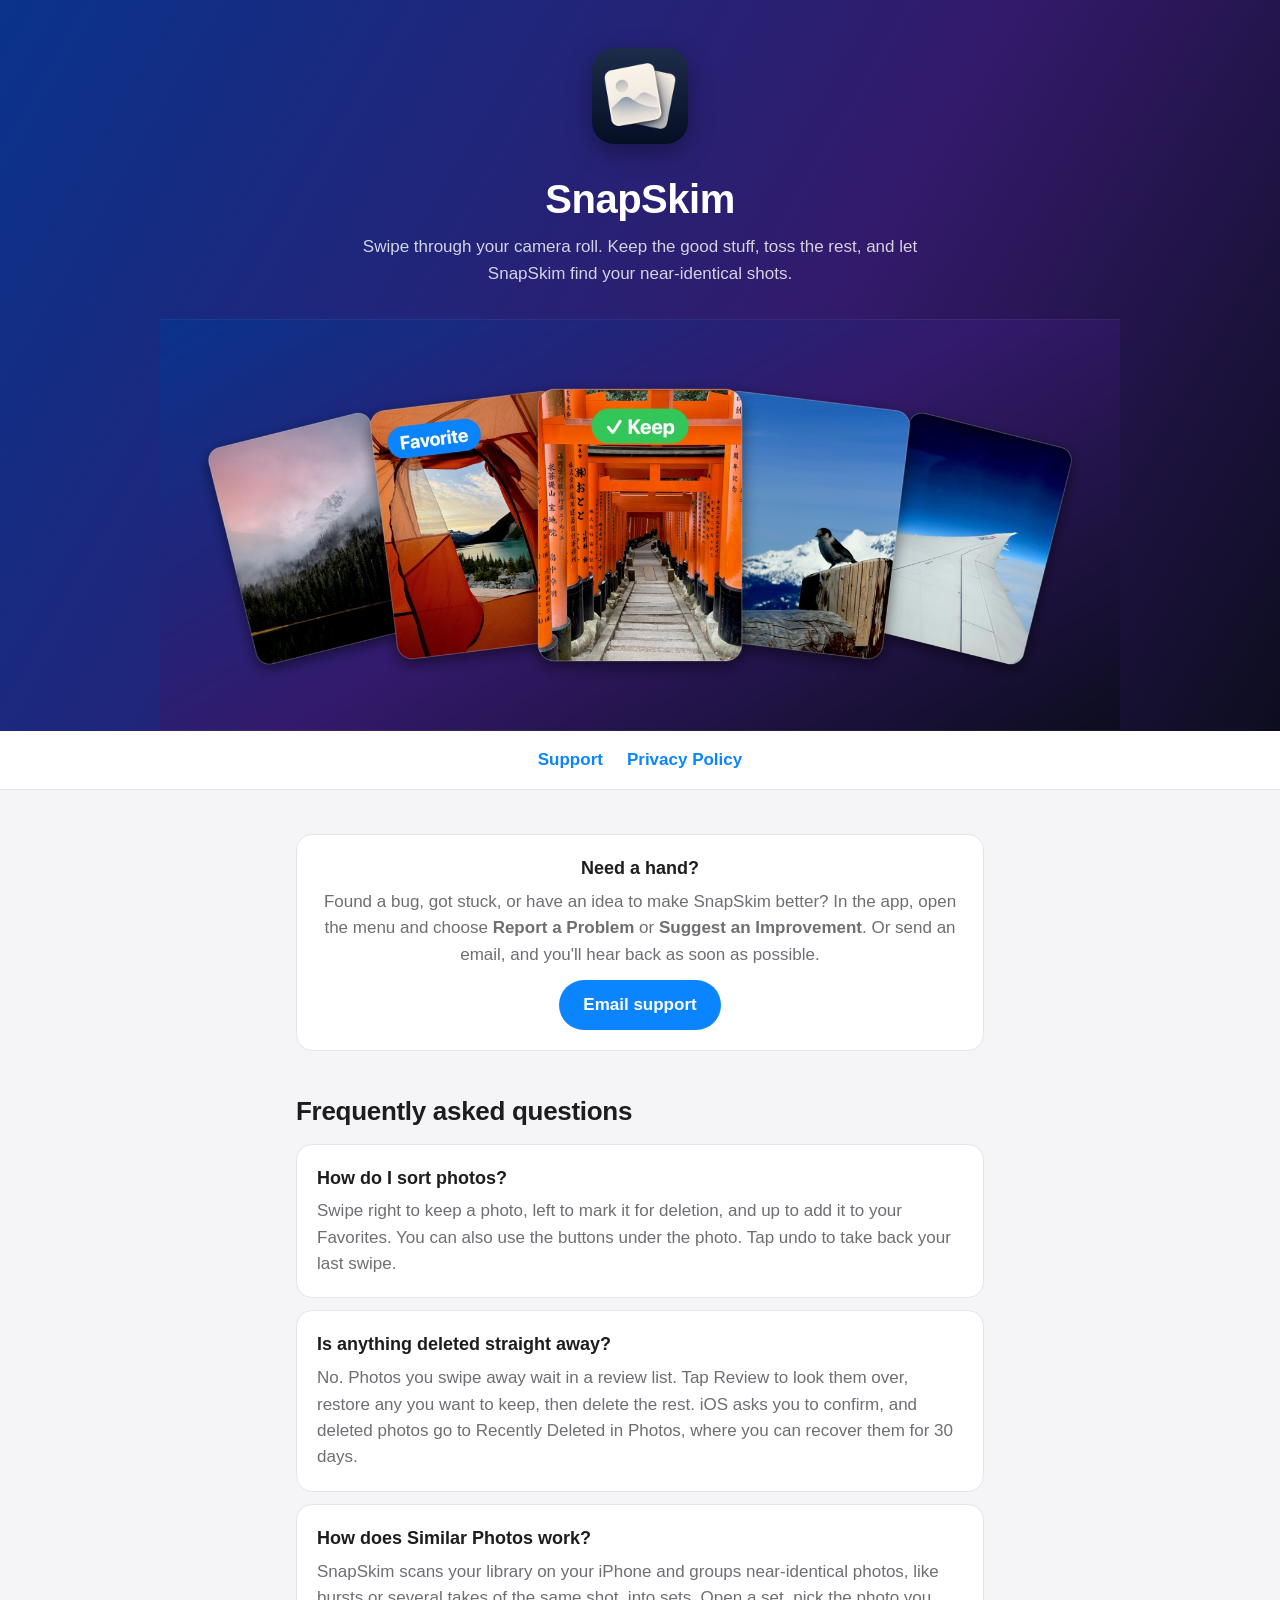
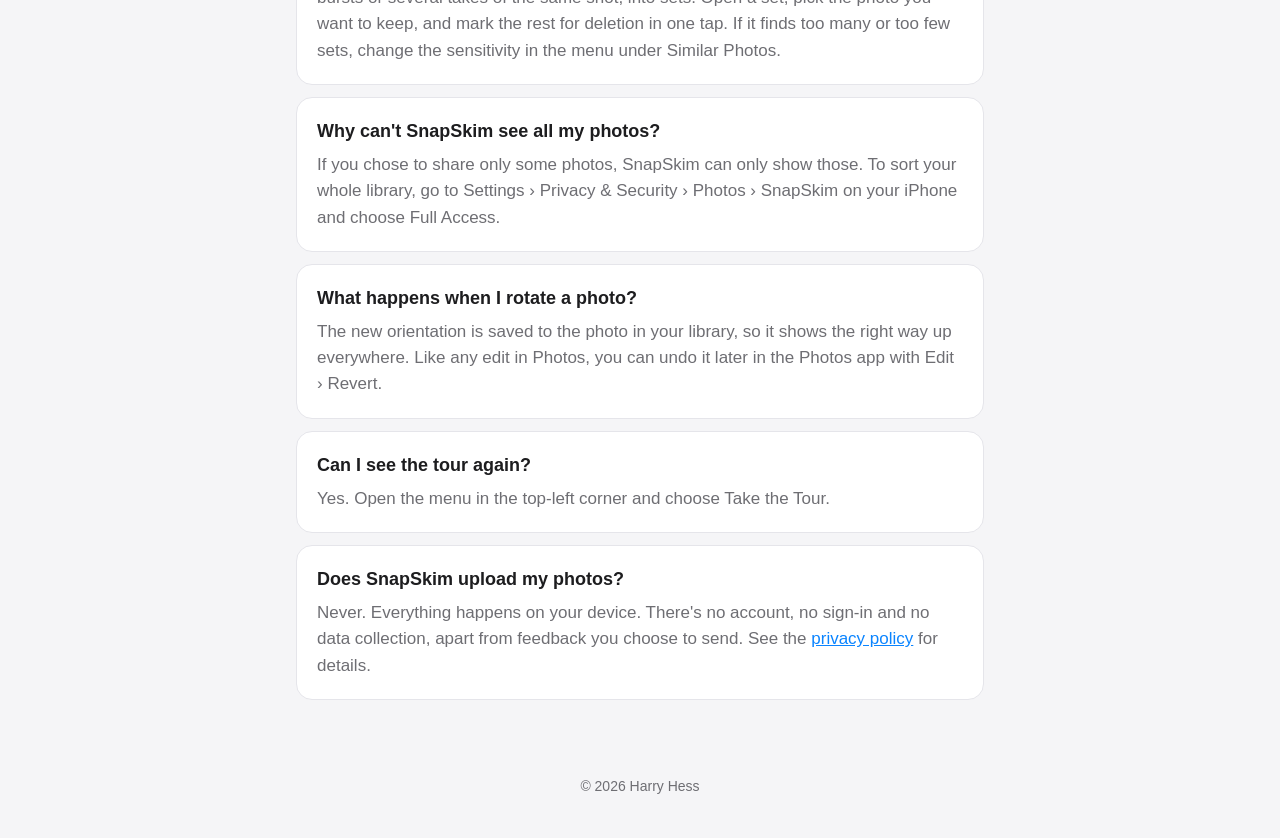
<file: index.html>
<!doctype html>
<html lang="en">
<head>
  <meta charset="utf-8">
  <meta name="viewport" content="width=device-width, initial-scale=1">
  <title>SnapSkim Support</title>
  <meta name="description" content="Help and support for SnapSkim, the swipe-to-sort photo cleaner for iPhone.">
  <link rel="icon" href="icon.png">
  <link rel="stylesheet" href="style.css">
</head>
<body>
  <header class="hero">
    <img class="icon" src="icon.png" alt="SnapSkim icon">
    <h1>SnapSkim</h1>
    <p>Swipe through your camera roll. Keep the good stuff, toss the rest, and let SnapSkim find your near-identical shots.</p>
    <img class="banner" src="header.jpg" alt="Photo cards with Keep and Favorite stamps">
  </header>
  <nav><a href="index.html">Support</a><a href="privacy.html">Privacy Policy</a></nav>

  <main>
    <section class="card contact">
      <h3>Need a hand?</h3>
      <p>Found a bug, got stuck, or have an idea to make SnapSkim better? In the app, open the menu and choose <strong>Report a Problem</strong> or <strong>Suggest an Improvement</strong>. Or send an email, and you'll hear back as soon as possible.</p>
      <a class="button" href="mailto:snapskim@proton.me?subject=SnapSkim%20support">Email support</a>
    </section>

    <h2>Frequently asked questions</h2>

    <div class="card">
      <h3>How do I sort photos?</h3>
      <p>Swipe right to keep a photo, left to mark it for deletion, and up to add it to your Favorites. You can also use the buttons under the photo. Tap undo to take back your last swipe.</p>
    </div>

    <div class="card">
      <h3>Is anything deleted straight away?</h3>
      <p>No. Photos you swipe away wait in a review list. Tap Review to look them over, restore any you want to keep, then delete the rest. iOS asks you to confirm, and deleted photos go to Recently Deleted in Photos, where you can recover them for 30 days.</p>
    </div>

    <div class="card">
      <h3>How does Similar Photos work?</h3>
      <p>SnapSkim scans your library on your iPhone and groups near-identical photos, like bursts or several takes of the same shot, into sets. Open a set, pick the photo you want to keep, and mark the rest for deletion in one tap. If it finds too many or too few sets, change the sensitivity in the menu under Similar Photos.</p>
    </div>

    <div class="card">
      <h3>Why can't SnapSkim see all my photos?</h3>
      <p>If you chose to share only some photos, SnapSkim can only show those. To sort your whole library, go to Settings &rsaquo; Privacy &amp; Security &rsaquo; Photos &rsaquo; SnapSkim on your iPhone and choose Full Access.</p>
    </div>

    <div class="card">
      <h3>What happens when I rotate a photo?</h3>
      <p>The new orientation is saved to the photo in your library, so it shows the right way up everywhere. Like any edit in Photos, you can undo it later in the Photos app with Edit &rsaquo; Revert.</p>
    </div>

    <div class="card">
      <h3>Can I see the tour again?</h3>
      <p>Yes. Open the menu in the top-left corner and choose Take the Tour.</p>
    </div>

    <div class="card">
      <h3>Does SnapSkim upload my photos?</h3>
      <p>Never. Everything happens on your device. There's no account, no sign-in and no data collection, apart from feedback you choose to send. See the <a href="privacy.html">privacy policy</a> for details.</p>
    </div>
  </main>

  <footer>&copy; 2026 Harry Hess</footer>
</body>
</html>
</file>
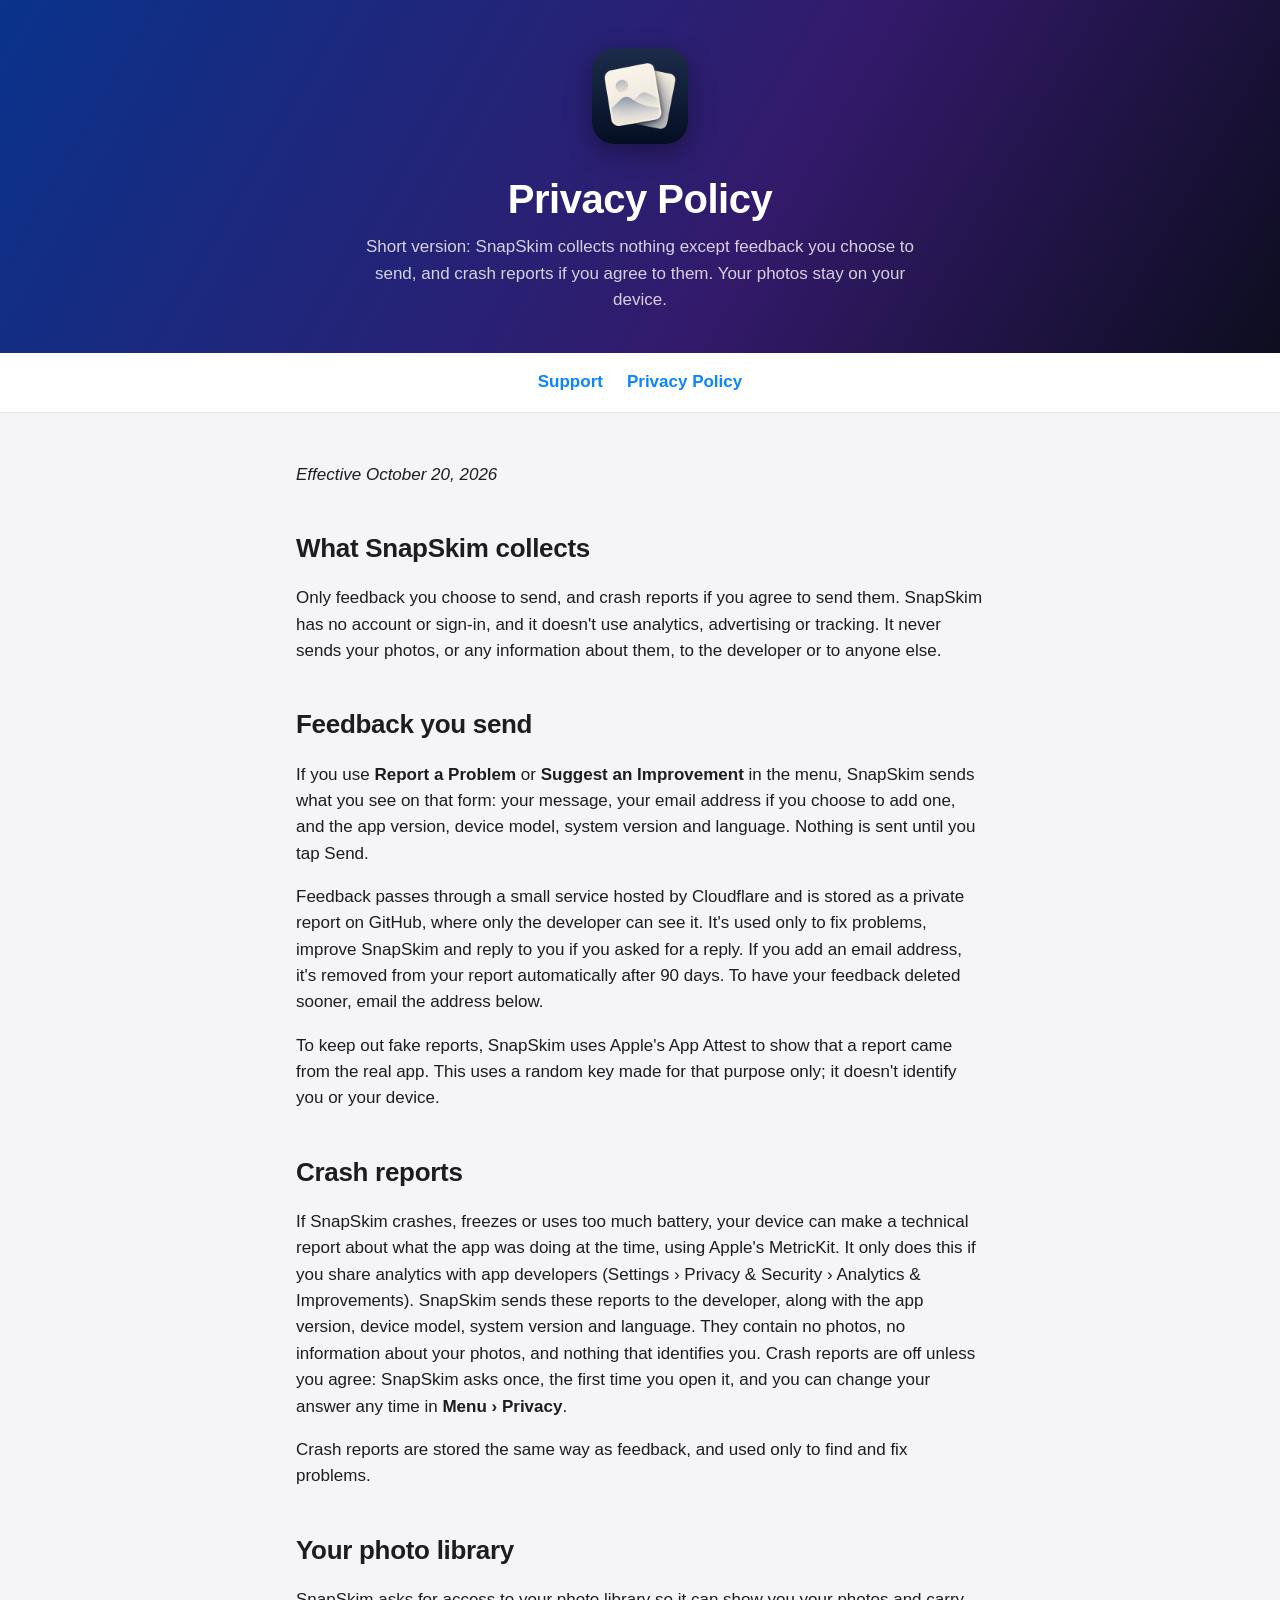
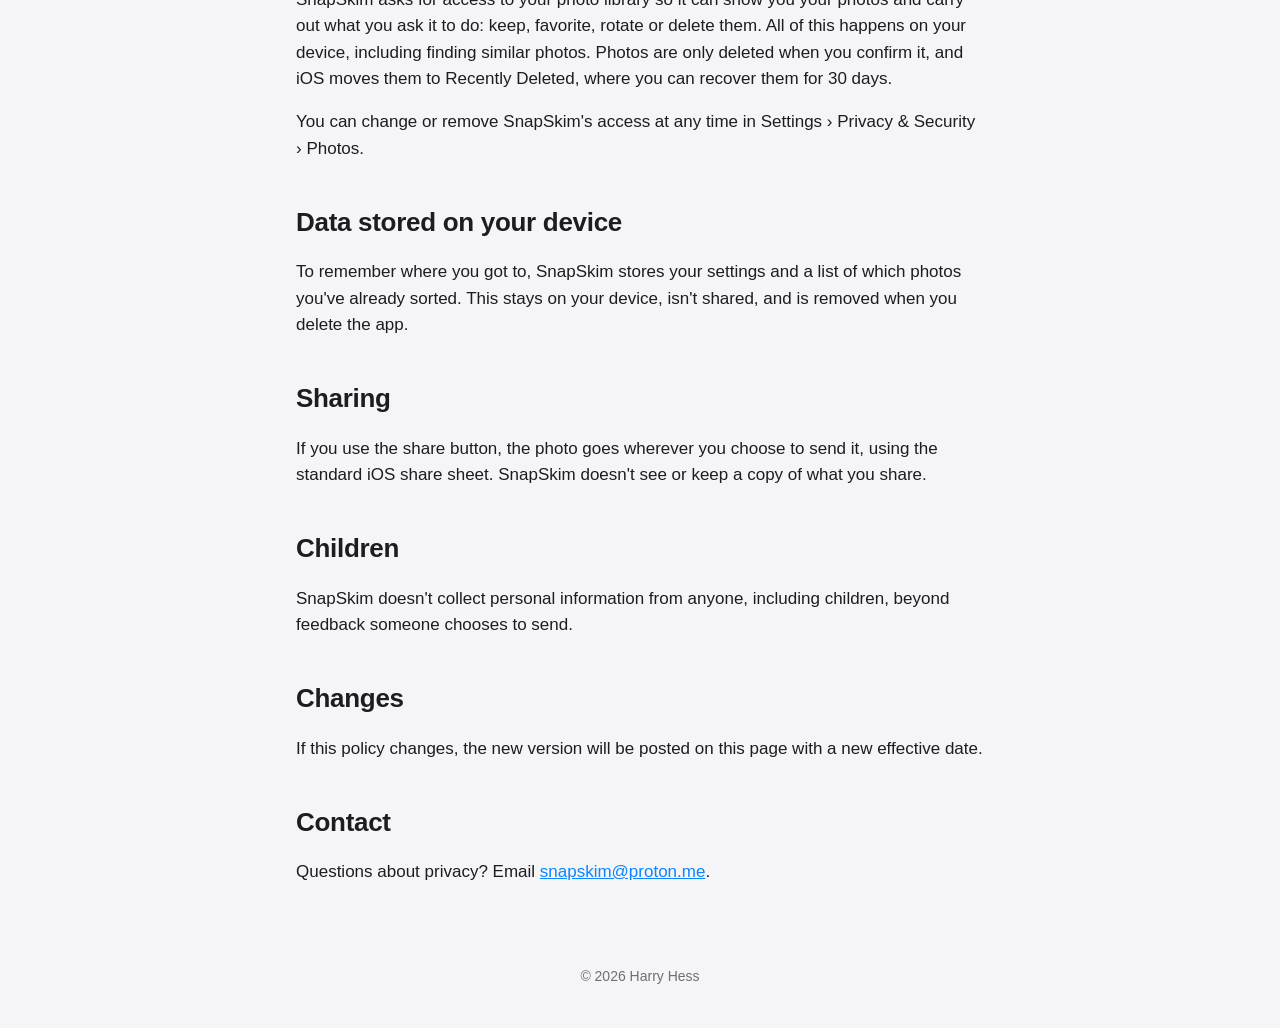
<file: privacy.html>
<!doctype html>
<html lang="en">
<head>
  <meta charset="utf-8">
  <meta name="viewport" content="width=device-width, initial-scale=1">
  <title>SnapSkim Privacy Policy</title>
  <meta name="description" content="SnapSkim collects nothing except feedback you choose to send, and crash reports if you agree to them. Your photos never leave your device.">
  <link rel="icon" href="icon.png">
  <link rel="stylesheet" href="style.css">
</head>
<body>
  <header class="hero" style="padding-bottom: 40px">
    <img class="icon" src="icon.png" alt="SnapSkim icon">
    <h1>Privacy Policy</h1>
    <p>Short version: SnapSkim collects nothing except feedback you choose to send, and crash reports if you agree to them. Your photos stay on your device.</p>
  </header>
  <nav><a href="index.html">Support</a><a href="privacy.html">Privacy Policy</a></nav>

  <main>
    <p><em>Effective October 20, 2026</em></p>

    <h2>What SnapSkim collects</h2>
    <p>Only feedback you choose to send, and crash reports if you agree to send them. SnapSkim has no account or sign-in, and it doesn't use analytics, advertising or tracking. It never sends your photos, or any information about them, to the developer or to anyone else.</p>

    <h2>Feedback you send</h2>
    <p>If you use <strong>Report a Problem</strong> or <strong>Suggest an Improvement</strong> in the menu, SnapSkim sends what you see on that form: your message, your email address if you choose to add one, and the app version, device model, system version and language. Nothing is sent until you tap Send.</p>
    <p>Feedback passes through a small service hosted by Cloudflare and is stored as a private report on GitHub, where only the developer can see it. It's used only to fix problems, improve SnapSkim and reply to you if you asked for a reply. If you add an email address, it's removed from your report automatically after 90 days. To have your feedback deleted sooner, email the address below.</p>
    <p>To keep out fake reports, SnapSkim uses Apple's App Attest to show that a report came from the real app. This uses a random key made for that purpose only; it doesn't identify you or your device.</p>

    <h2>Crash reports</h2>
    <p>If SnapSkim crashes, freezes or uses too much battery, your device can make a technical report about what the app was doing at the time, using Apple's MetricKit. It only does this if you share analytics with app developers (Settings &rsaquo; Privacy &amp; Security &rsaquo; Analytics &amp; Improvements). SnapSkim sends these reports to the developer, along with the app version, device model, system version and language. They contain no photos, no information about your photos, and nothing that identifies you. Crash reports are off unless you agree: SnapSkim asks once, the first time you open it, and you can change your answer any time in <strong>Menu &rsaquo; Privacy</strong>.</p>
    <p>Crash reports are stored the same way as feedback, and used only to find and fix problems.</p>

    <h2>Your photo library</h2>
    <p>SnapSkim asks for access to your photo library so it can show you your photos and carry out what you ask it to do: keep, favorite, rotate or delete them. All of this happens on your device, including finding similar photos. Photos are only deleted when you confirm it, and iOS moves them to Recently Deleted, where you can recover them for 30 days.</p>
    <p>You can change or remove SnapSkim's access at any time in Settings &rsaquo; Privacy &amp; Security &rsaquo; Photos.</p>

    <h2>Data stored on your device</h2>
    <p>To remember where you got to, SnapSkim stores your settings and a list of which photos you've already sorted. This stays on your device, isn't shared, and is removed when you delete the app.</p>

    <h2>Sharing</h2>
    <p>If you use the share button, the photo goes wherever you choose to send it, using the standard iOS share sheet. SnapSkim doesn't see or keep a copy of what you share.</p>

    <h2>Children</h2>
    <p>SnapSkim doesn't collect personal information from anyone, including children, beyond feedback someone chooses to send.</p>

    <h2>Changes</h2>
    <p>If this policy changes, the new version will be posted on this page with a new effective date.</p>

    <h2>Contact</h2>
    <p>Questions about privacy? Email <a href="mailto:snapskim@proton.me?subject=SnapSkim%20privacy">snapskim@proton.me</a>.</p>
  </main>

  <footer>&copy; 2026 Harry Hess</footer>
</body>
</html>
</file>
<file: style.css>
:root {
  --bg: #f5f5f7;
  --card: #ffffff;
  --text: #1d1d1f;
  --muted: #6e6e73;
  --accent: #0a84ff;
  --line: #e5e5ea;
}
@media (prefers-color-scheme: dark) {
  :root {
    --bg: #0b0b12;
    --card: #1c1c22;
    --text: #f5f5f7;
    --muted: #a1a1a6;
    --accent: #409cff;
    --line: #2c2c34;
  }
}
* { box-sizing: border-box; }
body {
  margin: 0;
  background: var(--bg);
  color: var(--text);
  font: 17px/1.55 -apple-system, BlinkMacSystemFont, "SF Pro Text", "Helvetica Neue", Arial, sans-serif;
}
a { color: var(--accent); }
.hero {
  background: linear-gradient(120deg, #0a338c, #331a6b 60%, #0d0d1f);
  color: #fff;
  text-align: center;
  padding: 48px 16px 0;
  overflow: hidden;
}
.hero img.icon { width: 96px; height: 96px; border-radius: 22px; box-shadow: 0 8px 24px rgba(0,0,0,.35); }
.hero h1 { font-size: 40px; margin: 16px 0 4px; letter-spacing: -0.5px; }
.hero p { margin: 0 auto; max-width: 560px; opacity: .8; }
.hero img.banner { display: block; width: 100%; max-width: 960px; margin: 32px auto 0; }
nav { text-align: center; padding: 16px; border-bottom: 1px solid var(--line); background: var(--card); }
nav a { margin: 0 12px; text-decoration: none; font-weight: 600; }
main { max-width: 720px; margin: 0 auto; padding: 32px 16px 64px; }
h2 { font-size: 26px; margin: 40px 0 12px; letter-spacing: -0.3px; }
h3 { font-size: 18px; margin: 0 0 6px; }
.card { background: var(--card); border: 1px solid var(--line); border-radius: 16px; padding: 20px; margin: 12px 0; }
.card p { margin: 0; color: var(--muted); }
.contact { text-align: center; }
.contact a.button {
  display: inline-block; margin-top: 12px; padding: 12px 24px; border-radius: 999px;
  background: var(--accent); color: #fff; text-decoration: none; font-weight: 600;
}
footer { text-align: center; color: var(--muted); font-size: 14px; padding: 0 16px 40px; }
</file>
